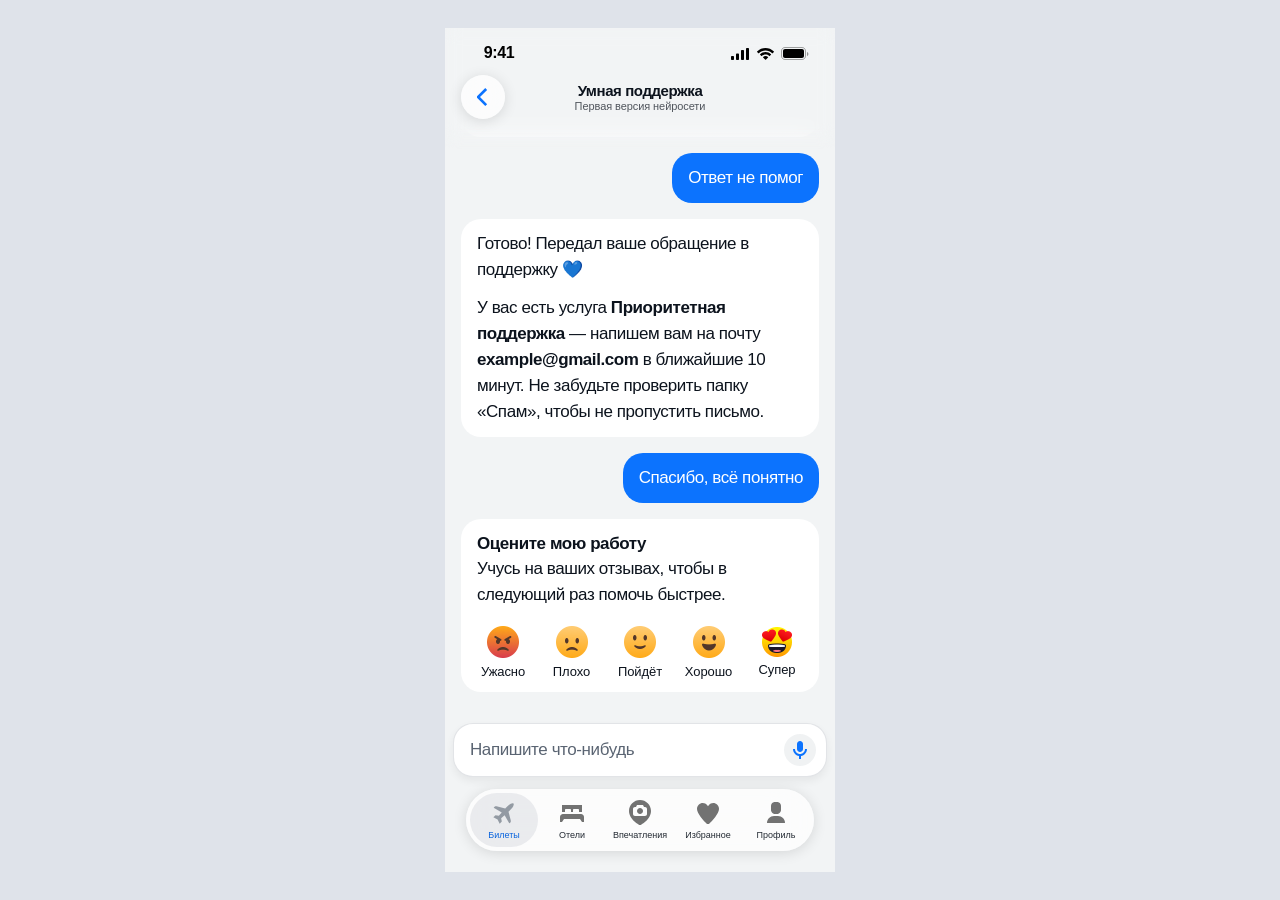
<file: rating/index.html>
<!doctype html>
<html lang="ru">
  <head>
    <meta charset="UTF-8" />
    <meta name="viewport" content="width=device-width, initial-scale=1.0" />
    <title>Оценка ассистента — прототип</title>
    <link rel="stylesheet" href="./styles.css" />
  </head>
  <body>
    <main class="app-root">
      <section class="phone-frame" aria-label="Умная поддержка 390x844">
        <div class="statusbar">
          <span class="statusbar-time">9:41</span>
          <img class="statusbar-levels" src="../assets/icons/ios-statusbar-levels.svg" alt="" />
        </div>

        <header class="nav" id="nav">
          <div class="toolbar">
            <button class="nav-back" type="button" aria-label="Назад">
              <img src="../assets/icons/profile/chevron.svg" alt="" />
            </button>
            <div class="nav-title">
              <p class="nav-title-main">Умная поддержка</p>
              <p class="nav-title-sub">Первая версия нейросети</p>
            </div>
          </div>
        </header>

        <div class="chat" id="chat">
          <div class="chat-bubbles" id="chatBubbles">
            <div class="chat-bubble">
              Привет! Я — умный ассистент Авиасейлс. Знаю всё про билеты, перелёты и багаж, помогу с вопросами по вашим заказам
            </div>
            <div class="chat-bubble">
              Опишите свою ситуацию как можно подробнее — так я быстрее со всем разберусь
            </div>
            <div class="chat-bubble">С чем нужна помощь?</div>

            <div class="chat-bubble chat-bubble-user">Не пришёл билет на почту</div>

            <div class="chat-bubble">
              Если билет не пришёл, проверьте папку «Спам» и «Промоакции» — иногда письма могут попасть туда. Обычно билет приходит в течение 3 часов. Если прошло более 24 часов с момента покупки, и вы не получили билет, проверьте раздел «Мои заказы» — там можно скачать билет, если вы покупали его напрямую у нас.
            </div>

            <div class="chat-bubble chat-bubble-user">Ответ не помог</div>

            <div class="chat-bubble">
              <p>Готово! Передал ваше обращение в поддержку 💙</p>
              <p>
                У вас есть услуга <strong>Приоритетная поддержка</strong> — напишем вам на почту
                <strong>example@gmail.com</strong> в ближайшие 10 минут. Не забудьте проверить папку
                «Спам», чтобы не пропустить письмо.
              </p>
            </div>

            <div class="chat-bubble chat-bubble-user">Спасибо, всё понятно</div>

            <div class="chat-bubble chat-rating" id="ratingWidget">
              <div class="rating-content">
                <p class="rating-text">
                  <strong class="rating-title">Оцените мою работу</strong>
                  Учусь на ваших отзывах, чтобы в следующий раз помочь быстрее.
                </p>
                <div class="rating-scale" role="group" aria-label="Оценка работы ассистента">
                  <button class="rating-option" type="button" data-score="1" data-label="Ужасно">
                    <img
                      class="rating-emoji"
                      src="../assets/Эмодзи/Private.Answer/Emoticons/FaceSadColored.png"
                      alt=""
                    />
                    <span class="rating-label">Ужасно</span>
                  </button>
                  <button class="rating-option" type="button" data-score="2" data-label="Плохо">
                    <img
                      class="rating-emoji"
                      src="../assets/Эмодзи/Private.Answer/Emoticons/FaceSadColored-1.png"
                      alt=""
                    />
                    <span class="rating-label">Плохо</span>
                  </button>
                  <button class="rating-option" type="button" data-score="3" data-label="Пойдёт">
                    <img
                      class="rating-emoji"
                      src="../assets/Эмодзи/Private.Answer/Emoticons/FaceSmileColored.png"
                      alt=""
                    />
                    <span class="rating-label">Пойдёт</span>
                  </button>
                  <button class="rating-option" type="button" data-score="4" data-label="Хорошо">
                    <img
                      class="rating-emoji"
                      src="../assets/Эмодзи/Private.Answer/Emoticons/FaceLaughingColored.png"
                      alt=""
                    />
                    <span class="rating-label">Хорошо</span>
                  </button>
                  <button class="rating-option" type="button" data-score="5" data-label="Супер">
                    <img
                      class="rating-emoji rating-emoji-s"
                      src="../assets/Эмодзи/Private.Answer/SmilingFaceWithHeartEyes.png"
                      alt=""
                    />
                    <span class="rating-label">Супер</span>
                  </button>
                </div>
              </div>
            </div>
          </div>

          <div class="chat-suggests" id="chatSuggests" hidden></div>
        </div>

        <div class="bottom-bar">
          <form class="input" id="chatForm">
            <input
              class="input-field"
              id="chatInput"
              type="text"
              placeholder="Напишите что-нибудь"
              aria-label="Сообщение"
              autocomplete="off"
            />
            <button class="input-btn" id="chatSendBtn" type="submit" aria-label="Отправить">
              <span class="input-btn-circle" aria-hidden="true"></span>
              <img class="input-icon-mic" src="../assets/icons/microphone.svg" alt="" />
              <svg
                class="input-icon-send"
                viewBox="0 0 24 24"
                fill="none"
                xmlns="http://www.w3.org/2000/svg"
                aria-hidden="true"
              >
                <path
                  d="M20.2061 6L21 7.4L12.5605 22L11.4756 21.71L10.4141 13.9463L15.335 11.0156L14.3115 9.29688L9.44824 12.1934L3 7.08105L3.29004 6H20.2061Z"
                  fill="currentColor"
                />
              </svg>
            </button>
          </form>

          <nav class="tabbar" aria-label="Основная навигация">
            <span class="tabbar-selection" aria-hidden="true"></span>
            <button class="tab is-active" type="button">
              <img src="../assets/icons/tabbar/plane.svg" alt="" />
              <span>Билеты</span>
            </button>
            <button class="tab" type="button">
              <img src="../assets/icons/tabbar/hotel.svg" alt="" />
              <span>Отели</span>
            </button>
            <button class="tab" type="button">
              <img src="../assets/icons/tabbar/more.svg" alt="" />
              <span>Впечатления</span>
            </button>
            <button class="tab" type="button">
              <img src="../assets/icons/tabbar/favorite.svg" alt="" />
              <span>Избранное</span>
            </button>
            <button class="tab" type="button">
              <img src="../assets/icons/tabbar/profile.svg" alt="" />
              <span>Профиль</span>
            </button>
          </nav>
        </div>

        <div class="sheet-overlay" id="sheetOverlay" hidden>
          <div
            class="sheet"
            id="sheet"
            role="dialog"
            aria-modal="true"
            aria-labelledby="sheetTitle"
          >
            <span class="sheet-grabber" aria-hidden="true"></span>
            <div class="sheet-content">
              <div class="sheet-block">
                <div class="sheet-heading">
                  <h2 class="sheet-title" id="sheetTitle">Оцените мою работу</h2>
                  <p class="sheet-desc">
                    Учусь на ваших отзывах, чтобы<br />в следующий раз помочь быстрее
                  </p>
                </div>
                <div class="rating-scale sheet-scale" id="sheetScale" role="group" aria-label="Оценка работы ассистента"></div>
              </div>

              <div class="sheet-block">
                <p class="sheet-question" id="sheetQuestion">Что вас расстроило?</p>
                <div class="sheet-chips" id="sheetChips"></div>
                <textarea
                  class="sheet-textarea"
                  id="sheetTextarea"
                  rows="3"
                  placeholder="Ну смотрите..."
                  aria-label="Комментарий"
                ></textarea>
              </div>

              <button class="sheet-submit" id="sheetSubmit" type="button">Отправить</button>
            </div>
          </div>

          <div
            class="sheet sheet-thanks"
            id="thanksSheet"
            role="dialog"
            aria-modal="true"
            aria-labelledby="thanksTitle"
            hidden
          >
            <span class="sheet-grabber" aria-hidden="true"></span>
            <div class="sheet-content sheet-content-thanks">
              <div class="thanks-heading">
                <p class="thanks-icon" id="thanksIcon">
                  <img src="../assets/icons/heart.svg" alt="" />
                  <span class="hearts" id="hearts" aria-hidden="true"></span>
                </p>
                <h2 class="sheet-title" id="thanksTitle">Спасибо за отзыв!</h2>
                <p class="sheet-desc" id="thanksDesc">Если будут ещё вопросы — пишите, я всегда рядом</p>
              </div>
            </div>
          </div>
        </div>
      </section>
    </main>
    <script src="./app.js" defer></script>
  </body>
</html>
</file>
<file: rating/styles.css>
@font-face {
  font-family: "Stapel";
  src: url("../assets/fonts/Stapel_Medium.otf") format("opentype");
  font-weight: 500;
  font-style: normal;
  font-display: swap;
}

:root {
  --bg: #f2f4f5;
  --white: #ffffff;
  --text-primary: #0c131d;
  --text-secondary: #5a6472;
  --text-tertiary: #9ea9b7;
  --brand: #0c73fe;
  --brand-dark: #0a64dd;
}

* {
  box-sizing: border-box;
}

body {
  margin: 0;
  background: #dfe3ea;
  font-family: "SF Pro Text", "Inter", -apple-system, BlinkMacSystemFont, sans-serif;
  color: var(--text-primary);
}

.app-root {
  min-height: 100vh;
  display: flex;
  align-items: center;
  justify-content: center;
  padding: 20px;
}

.phone-frame {
  position: relative;
  width: 390px;
  height: 844px;
  background: var(--bg);
  overflow: hidden;
}

/* ===== Navbar (overlays the chat, fades the content under it) ===== */

.nav {
  position: absolute;
  top: 0;
  left: 0;
  right: 0;
  z-index: 3;
  padding-top: 47px;
  padding-bottom: 20px;
  background: linear-gradient(180deg, var(--bg) 0%, var(--bg) 78%, rgba(242, 244, 245, 0) 100%);
}

.nav::before {
  content: "";
  position: absolute;
  inset: 0;
  backdrop-filter: blur(8px);
  -webkit-mask-image: linear-gradient(180deg, #000 0%, #000 78%, transparent 100%);
  mask-image: linear-gradient(180deg, #000 0%, #000 78%, transparent 100%);
  pointer-events: none;
}

/* Stays above the modal overlay, the way iOS keeps the status bar visible */
.statusbar {
  position: absolute;
  top: 0;
  left: 0;
  right: 0;
  z-index: 12;
  height: 47px;
  pointer-events: none;
}

.statusbar-time {
  position: absolute;
  left: 27px;
  top: 14px;
  width: 54px;
  text-align: center;
  font-weight: 600;
  font-size: 16px;
  line-height: 21px;
  letter-spacing: -0.32px;
  color: #000;
}

.statusbar-levels {
  position: absolute;
  right: 0;
  top: 0;
  width: 117px;
  height: 47px;
  display: block;
}

.toolbar {
  position: relative;
  display: flex;
  align-items: center;
  padding: 0 16px 10px;
  min-height: 44px;
}

.nav-back {
  position: relative;
  z-index: 1;
  display: flex;
  align-items: center;
  justify-content: center;
  width: 44px;
  height: 44px;
  padding: 10px;
  border: 0;
  border-radius: 1000px;
  background: rgba(255, 255, 255, 0.72);
  box-shadow: 0 2px 14px rgba(0, 0, 0, 0.12);
  backdrop-filter: blur(12px);
  cursor: pointer;
}

.nav-back img {
  width: 24px;
  height: 24px;
  display: block;
  transform: scaleX(-1);
}

.nav-title {
  position: absolute;
  left: 50%;
  top: 0;
  transform: translateX(-50%);
  display: flex;
  flex-direction: column;
  align-items: center;
  justify-content: center;
  min-height: 44px;
  text-align: center;
}

.nav-title-main {
  margin: 0;
  font-weight: 600;
  font-size: 15px;
  line-height: 1.2;
  letter-spacing: -0.408px;
  color: var(--text-primary);
}

.nav-title-sub {
  margin: 0;
  font-weight: 400;
  font-size: 11px;
  line-height: 13px;
  letter-spacing: -0.08px;
  color: var(--text-primary);
  opacity: 0.7;
}

/* ===== Chat scroll area ===== */

.chat {
  position: absolute;
  inset: 0;
  overflow-y: auto;
  overscroll-behavior: contain;
  scroll-padding-top: 16px;
  display: flex;
  flex-direction: column;
  gap: 16px;
  padding: 117px 16px 180px;
}

.chat > .chat-bubbles {
  margin-top: auto;
}

.chat-bubbles {
  display: flex;
  flex-direction: column;
  gap: 8px;
  align-items: flex-start;
  width: 100%;
}

.chat-bubble {
  background: var(--white);
  border-radius: 20px;
  padding: 12px 16px;
  font-weight: 400;
  font-size: 17px;
  line-height: 26px;
  letter-spacing: -0.43px;
  color: var(--text-primary);
  align-self: flex-start;
  width: fit-content;
  max-width: 100%;
}

.chat-bubble-user {
  background: var(--brand);
  color: var(--white);
  align-self: flex-end;
  width: fit-content;
  max-width: 334px;
}

/* Cross-type gap: 8 px from the flex gap + 8 px here = 16 px */
.chat-bubble:not(.chat-bubble-user) + .chat-bubble-user,
.chat-bubble-user + .chat-bubble:not(.chat-bubble-user) {
  margin-top: 8px;
}

.chat-bubble > p {
  margin: 0 0 12px;
}

.chat-bubble > p:last-child {
  margin-bottom: 0;
}

.chat-bubble strong {
  font-family: "Inter", "SF Pro Display", sans-serif;
  font-weight: 600;
}

/* ===== Rating widget ===== */

.chat-rating {
  align-self: stretch;
  width: auto;
  padding: 12px;
}

.rating-content {
  display: flex;
  flex-direction: column;
  gap: 16px;
  padding: 0 4px;
}

.rating-text {
  margin: 0;
}

.rating-title {
  display: block;
  font-family: "SF Pro Display", "SF Pro Text", "Inter", sans-serif;
  font-weight: 700;
  line-height: 25px;
}

.rating-scale {
  display: flex;
  align-items: center;
  justify-content: space-between;
  padding: 0 2px;
}

.rating-option {
  display: flex;
  flex-direction: column;
  align-items: center;
  justify-content: center;
  gap: 4px;
  width: 48px;
  padding: 0;
  border: 0;
  background: transparent;
  cursor: pointer;
  transition: opacity 180ms ease, filter 180ms ease;
}

.rating-emoji {
  width: 36px;
  height: 36px;
  display: block;
  transition: transform 180ms cubic-bezier(0.34, 1.56, 0.64, 1);
}

.rating-emoji-s {
  width: 32px;
  height: 32px;
}

.rating-label {
  font-weight: 400;
  font-size: 13px;
  line-height: 16px;
  letter-spacing: -0.08px;
  color: var(--text-primary);
  white-space: nowrap;
  transition: color 180ms ease;
}

.chat-rating.is-dismissed {
  animation: ratingDismiss 240ms cubic-bezier(0.25, 0.46, 0.45, 0.94) forwards;
  pointer-events: none;
}

@keyframes ratingDismiss {
  to {
    opacity: 0;
    transform: scale(0.98);
  }
}

/* ===== Suggestion chips ===== */

.chat-suggests {
  display: flex;
  flex-wrap: wrap;
  gap: 8px;
  justify-content: flex-end;
  align-items: flex-start;
  width: 100%;
}

.chat-suggests[hidden] {
  display: none;
}

.chat-suggest {
  display: inline-flex;
  align-items: center;
  justify-content: center;
  min-height: 36px;
  padding: 10px 16px 10px 12px;
  background: var(--white);
  border: 0;
  border-radius: 12px;
  color: var(--brand);
  font-weight: 600;
  font-size: 15px;
  line-height: 18px;
  letter-spacing: -0.23px;
  cursor: pointer;
}

/* ===== Bottom stack: input + tabbar ===== */

.bottom-bar {
  position: absolute;
  left: 0;
  right: 0;
  bottom: 0;
  z-index: 3;
  display: flex;
  flex-direction: column;
}

.bottom-bar::before {
  content: "";
  position: absolute;
  left: 0;
  right: 0;
  top: -24px;
  bottom: 0;
  background: linear-gradient(180deg, rgba(242, 244, 245, 0) 0%, var(--bg) 40%);
  pointer-events: none;
}

.input {
  position: relative;
  z-index: 1;
  display: flex;
  align-items: center;
  min-height: 52px;
  margin: 0 8px;
  background: var(--white);
  border: 0.5px solid rgba(17, 33, 56, 0.12);
  border-radius: 20px;
  box-shadow: 0 4px 8px rgba(0, 0, 0, 0.06);
}

.input-field {
  flex: 1 1 auto;
  min-width: 0;
  height: 52px;
  border: 0;
  outline: none;
  background: transparent;
  padding: 0 8px 0 16px;
  font-family: inherit;
  font-weight: 400;
  font-size: 17px;
  line-height: 20px;
  letter-spacing: -0.408px;
  color: var(--text-primary);
}

.input-field::placeholder {
  color: var(--text-secondary);
  opacity: 1;
}

.input-btn {
  position: relative;
  flex: 0 0 52px;
  width: 52px;
  height: 52px;
  padding: 0;
  border: 0;
  background: transparent;
  color: #848f9d;
  cursor: pointer;
  transition: color 180ms ease;
}

.input-btn-circle {
  position: absolute;
  left: 10px;
  top: 10px;
  width: 32px;
  height: 32px;
  border-radius: 50%;
  background: rgba(67, 83, 106, 0.08);
  transition: background 180ms ease;
}

.input-icon-mic,
.input-icon-send {
  position: absolute;
  left: 14px;
  top: 14px;
  width: 24px;
  height: 24px;
  display: block;
  color: inherit;
  transition: opacity 150ms ease;
}

.input-icon-send {
  opacity: 0;
}

.input-btn.is-active {
  color: var(--white);
}

.input-btn.is-active .input-btn-circle {
  background: var(--brand);
}

.input-btn.is-active .input-icon-mic {
  opacity: 0;
}

.input-btn.is-active .input-icon-send {
  opacity: 1;
}

/* ===== Liquid-glass tabbar ===== */

.tabbar {
  position: relative;
  z-index: 1;
  display: flex;
  align-items: center;
  margin: 12px 21px 21px;
  padding: 4px;
  border-radius: 1000px;
  background: rgba(255, 255, 255, 0.72);
  backdrop-filter: blur(20px);
  box-shadow: 0 2px 14px rgba(0, 0, 0, 0.12);
}

.tabbar-selection {
  position: absolute;
  left: 4px;
  top: 50%;
  transform: translateY(-50%);
  width: calc((100% - 8px) / 5);
  height: 54px;
  border-radius: 100px;
  background: rgba(17, 33, 56, 0.12);
  opacity: 0.6;
}

.tab {
  position: relative;
  flex: 1 1 0;
  display: flex;
  flex-direction: column;
  align-items: center;
  justify-content: center;
  gap: 1px;
  padding: 5px 4px 6px;
  border: 0;
  background: transparent;
  font-family: inherit;
  font-weight: 500;
  font-size: 9px;
  line-height: 12px;
  color: var(--text-primary);
  cursor: pointer;
}

.tab img {
  width: 30px;
  height: 30px;
  display: block;
  object-fit: contain;
  filter: grayscale(1);
  opacity: 0.9;
}

.tab span {
  opacity: 0.9;
  white-space: nowrap;
}

.tab.is-active {
  color: var(--brand-dark);
}

.tab.is-active img {
  filter: none;
  opacity: 1;
}

.tab.is-active span {
  opacity: 1;
}

/* ===== Rating bottom sheet ===== */

.sheet-overlay {
  position: absolute;
  inset: 0;
  z-index: 10;
  display: flex;
  flex-direction: column;
  align-items: center;
  justify-content: flex-end;
  padding: 47px 8px 8px;
  background: rgba(12, 20, 32, 0.24);
  animation: overlayFadeIn 220ms ease forwards;
}

.sheet-overlay[hidden] {
  display: none;
}

.sheet-overlay.is-closing {
  animation: overlayFadeOut 220ms ease forwards;
}

.sheet {
  width: 100%;
  max-height: 100%;
  overflow-y: auto;
  overscroll-behavior: contain;
  background: var(--white);
  border-radius: 38px 38px 40px 40px;
  box-shadow: 0 15px 75px rgba(0, 0, 0, 0.18);
  animation: sheetSlideUp 320ms cubic-bezier(0.32, 0.72, 0, 1) forwards;
}

.sheet[hidden] {
  display: none;
}

.sheet-overlay.is-closing .sheet,
.sheet.is-leaving {
  animation: sheetSlideDown 260ms cubic-bezier(0.32, 0.72, 0, 1) forwards;
}

.sheet-grabber {
  display: block;
  width: 36px;
  height: 5px;
  margin: 5px auto 0;
  border-radius: 8px;
  background: rgba(12, 20, 32, 0.24);
}

.sheet-content {
  display: flex;
  flex-direction: column;
  gap: 32px;
  padding: 39px 16px 24px;
}

.sheet-block {
  display: flex;
  flex-direction: column;
  gap: 16px;
}

.sheet-heading {
  display: flex;
  flex-direction: column;
  gap: 8px;
  color: var(--text-primary);
}

.sheet-title {
  margin: 0;
  font-family: "Inter", "SF Pro Display", sans-serif;
  font-weight: 700;
  font-size: 23px;
  line-height: 30px;
  letter-spacing: 0;
}

/* Брендовый Title 3 из макета. В шите благодарности заголовок остаётся системным */
#sheetTitle {
  font-family: "Stapel", "SF Pro Display", "Inter", sans-serif;
  font-weight: 700;
  font-size: 22px;
  line-height: 1.1;
}

.sheet-desc {
  margin: 0;
  font-family: "Inter", "SF Pro Text", sans-serif;
  font-weight: 400;
  font-size: 17px;
  line-height: 22px;
  letter-spacing: 0;
}

/* Невыбранные оценки глушим в чёрно-белое, цветной остаётся только выбранная */
.sheet-scale .rating-option:not(.is-selected) .rating-emoji {
  filter: grayscale(1);
}

.sheet-scale .rating-option:not(.is-selected) {
  opacity: 0.3;
}

.sheet-scale .rating-option.is-selected .rating-label {
  font-weight: 600;
  color: var(--text-primary);
}

.sheet-scale .rating-label {
  font-family: "Inter", "SF Pro Text", sans-serif;
  line-height: 17px;
  letter-spacing: 0;
}

.sheet-question {
  margin: 0;
  font-family: "Stapel", "SF Pro Display", "Inter", sans-serif;
  font-weight: 700;
  font-size: 22px;
  line-height: 1.1;
  letter-spacing: 0;
  color: var(--text-primary);
}

.sheet-chips {
  display: flex;
  flex-direction: column;
  gap: 6px;
}

/* Саджест — строка списка с эмодзи слева и чекбоксом справа */
.sheet-chip {
  display: flex;
  align-items: center;
  gap: 12px;
  width: 100%;
  min-height: 48px;
  padding: 12px 16px;
  border: 0;
  border-radius: 16px;
  background: #f7f8f9;
  font-family: "Inter", "SF Pro Text", sans-serif;
  font-weight: 400;
  font-size: 15px;
  line-height: 19px;
  letter-spacing: 0;
  text-align: left;
  color: var(--text-primary);
  cursor: pointer;
  transition: background 150ms ease;
}

.sheet-chip-emoji {
  flex-shrink: 0;
  font-size: 17px;
  line-height: 22px;
}

.sheet-chip-label {
  flex: 1;
  min-width: 0;
}

.sheet-chip-box {
  flex-shrink: 0;
  display: flex;
  align-items: center;
  justify-content: center;
  width: 20px;
  height: 20px;
  border: 1px solid #bdc5d0;
  border-radius: 6px;
  background: var(--white);
  transition: background 150ms ease, border-color 150ms ease;
}

.sheet-chip-box img {
  width: 16px;
  height: 16px;
  opacity: 0;
  transition: opacity 120ms ease;
}

.sheet-chip.is-selected .sheet-chip-box {
  border-color: var(--brand);
  background: var(--brand);
}

.sheet-chip.is-selected .sheet-chip-box img {
  opacity: 1;
}

.sheet-textarea {
  min-height: 104px;
  padding: 14px 16px;
  border: 1px solid #dbdfe5;
  border-radius: 12px;
  background: var(--white);
  resize: none;
  outline: none;
  font-family: "Inter", "SF Pro Text", sans-serif;
  font-weight: 400;
  font-size: 17px;
  line-height: 22px;
  letter-spacing: 0;
  color: var(--text-primary);
}

.sheet-textarea::placeholder {
  color: #848f9d;
  opacity: 1;
}

.sheet-textarea:focus {
  border-color: var(--brand);
}

.sheet-submit {
  display: flex;
  align-items: center;
  justify-content: center;
  gap: 6px;
  min-height: 48px;
  padding: 12px 16px;
  border: 0;
  border-radius: 16px;
  background: var(--brand);
  font-family: "Inter", "SF Pro Text", sans-serif;
  font-weight: 600;
  font-size: 17px;
  line-height: 22px;
  letter-spacing: 0;
  color: var(--white);
  cursor: pointer;
}

/* ===== Thank-you sheet with the hearts burst ===== */

.sheet-thanks {
  /* сердечки разлетаются только внутри шита, за его края не выходят */
  overflow: hidden;
}

.sheet-content-thanks {
  padding: 47px 16px 56px;
}

.thanks-heading {
  display: flex;
  flex-direction: column;
  align-items: center;
  gap: 8px;
  text-align: center;
  color: var(--text-primary);
}

.thanks-icon {
  position: relative;
  margin: 0;
  line-height: 0;
}

.thanks-icon > img {
  width: 24px;
  height: 24px;
  display: block;
  position: relative;
  z-index: 1;
}

/* Основное сердце раздувается и осаживается обратно к своему размеру.
   Селектор строго по прямому потомку — иначе правило перебивает разлёт частиц */
.thanks-icon.is-bursting > img {
  animation: heartPump 1000ms linear forwards;
}

/* Сначала видно обычный размер, потом рост, потом возврат к обычному */
@keyframes heartPump {
  0%,
  16% {
    transform: scale(1);
    animation-timing-function: cubic-bezier(0.34, 0.9, 0.5, 1);
  }
  44% {
    transform: scale(2.1);
    animation-timing-function: cubic-bezier(0.5, 0, 0.35, 1);
  }
  66% {
    transform: scale(0.92);
    animation-timing-function: cubic-bezier(0.34, 1.2, 0.64, 1);
  }
  84% {
    transform: scale(1.05);
  }
  100% {
    transform: scale(1);
  }
}

.hearts {
  position: absolute;
  left: 50%;
  top: 50%;
  width: 0;
  height: 0;
}

/* Разлетающиеся сердечки: чем мельче, тем прозрачнее */
.heart-particle {
  position: absolute;
  left: 0;
  top: 0;
  width: var(--size);
  height: var(--size);
  opacity: 0;
  animation: heartBurst var(--duration) cubic-bezier(0.16, 0.68, 0.3, 1) var(--delay) forwards;
}

@keyframes heartBurst {
  0% {
    transform: translate(-50%, -50%) scale(0.2) rotate(0deg);
    opacity: 0;
  }
  16% {
    opacity: var(--peak-opacity);
  }
  62% {
    opacity: var(--peak-opacity);
  }
  100% {
    transform: translate(calc(-50% + var(--tx)), calc(-50% + var(--ty))) scale(1) rotate(var(--rot));
    opacity: 0;
  }
}

@keyframes overlayFadeIn {
  from {
    opacity: 0;
  }
  to {
    opacity: 1;
  }
}

@keyframes overlayFadeOut {
  from {
    opacity: 1;
  }
  to {
    opacity: 0;
  }
}

@keyframes sheetSlideUp {
  from {
    transform: translateY(100%);
  }
  to {
    transform: translateY(0);
  }
}

@keyframes sheetSlideDown {
  from {
    transform: translateY(0);
  }
  to {
    transform: translateY(100%);
  }
}

/* ===== Animations ===== */

@keyframes bubbleFadeIn {
  from {
    opacity: 0;
  }
  to {
    opacity: 1;
  }
}

.chat-bubble.is-entering {
  opacity: 0;
  animation: bubbleFadeIn 150ms cubic-bezier(0.25, 0.46, 0.45, 0.94) forwards;
}

.chat-bubble.is-entering-delayed {
  animation-delay: 150ms;
  animation-timing-function: cubic-bezier(0.645, 0.045, 0.355, 1);
}

.chat-suggests.is-leaving {
  pointer-events: none;
  animation: suggestsFadeOut 150ms cubic-bezier(0.25, 0.46, 0.45, 0.94) forwards;
}

@keyframes suggestsFadeOut {
  from {
    opacity: 1;
  }
  to {
    opacity: 0;
  }
}

.chat-bubble-typing {
  display: inline-flex;
  align-items: center;
  gap: 6px;
  padding: 16px;
  line-height: 0;
}

.chat-typing-dot {
  display: block;
  width: 8px;
  height: 8px;
  border-radius: 50%;
  background: var(--text-tertiary);
  animation: typingBounce 1.2s ease-in-out infinite;
}

.chat-typing-dot:nth-child(2) {
  animation-delay: 0.15s;
}

.chat-typing-dot:nth-child(3) {
  animation-delay: 0.3s;
}

@keyframes typingBounce {
  0%,
  60%,
  100% {
    transform: translateY(0);
    opacity: 0.4;
  }
  30% {
    transform: translateY(-4px);
    opacity: 1;
  }
}
</file>
